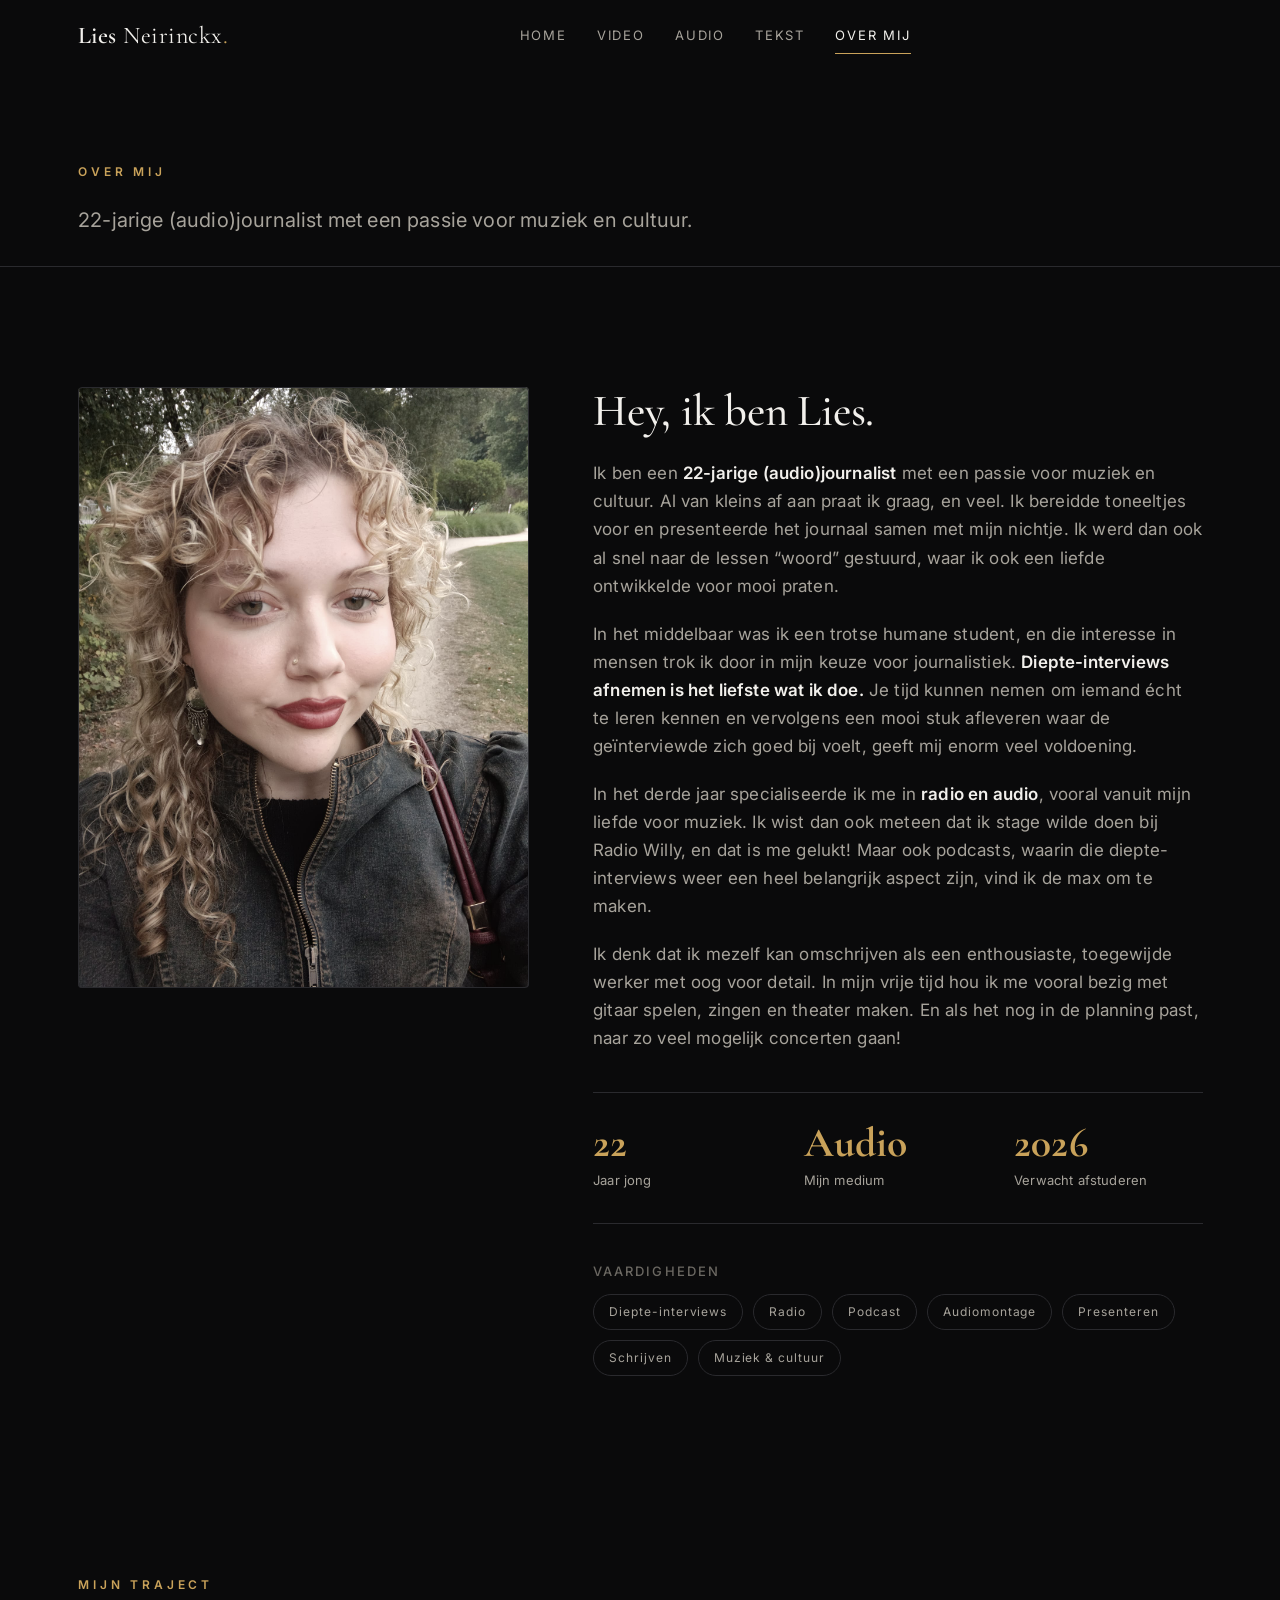
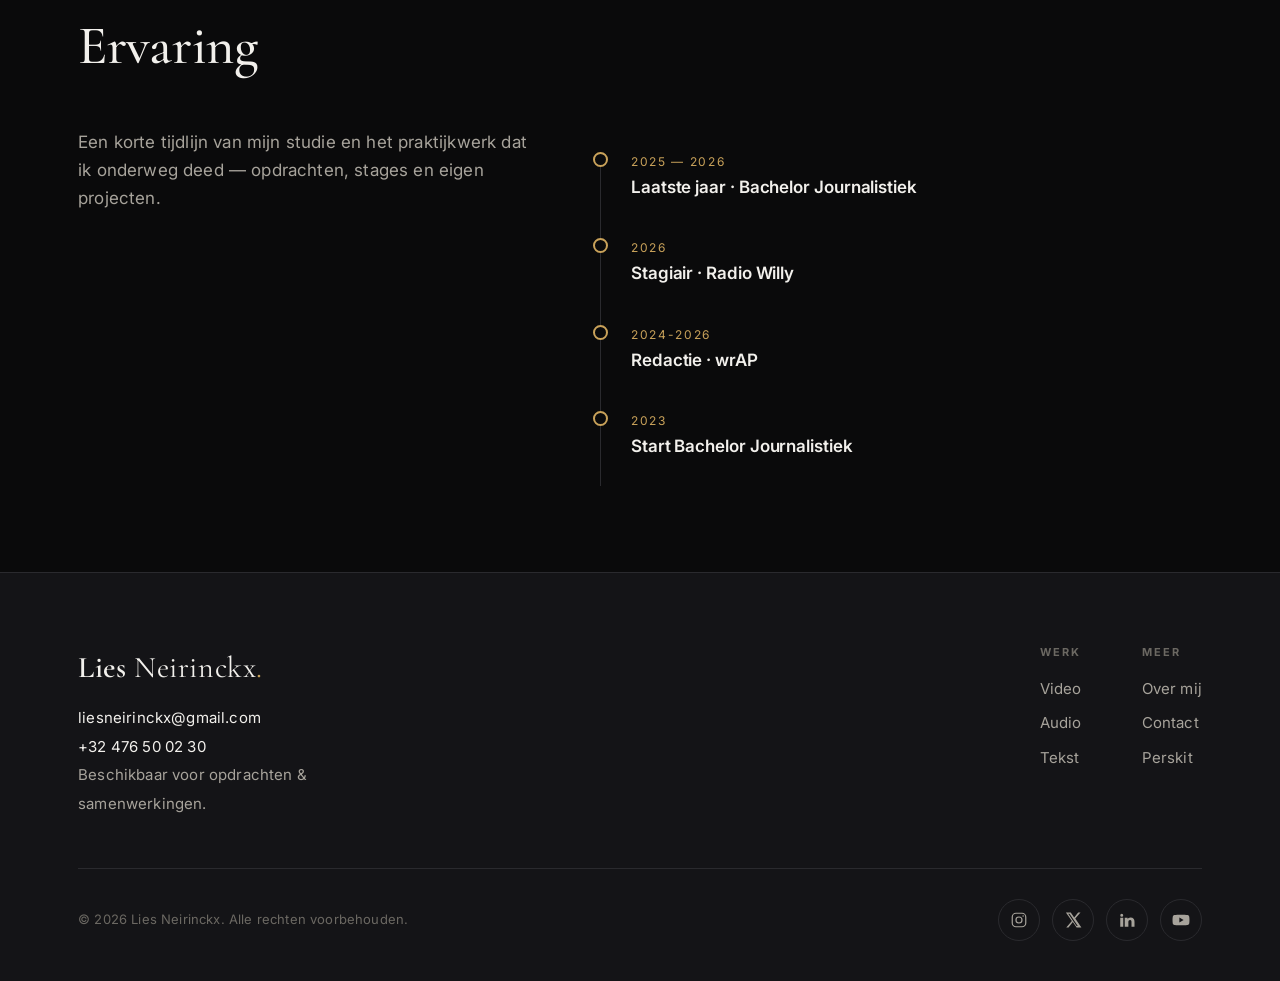
<file: about.html>
<!DOCTYPE html>
<html lang="nl">
<head>
  <meta charset="UTF-8" />
  <meta name="viewport" content="width=device-width, initial-scale=1.0" />
  <title>Over mij — Lies Neirinckx</title>
  <meta name="description" content="Over Lies Neirinckx — 22-jarige (audio)journalist met een passie voor muziek en cultuur." />
  <link rel="preconnect" href="https://fonts.googleapis.com" />
  <link rel="preconnect" href="https://fonts.gstatic.com" crossorigin />
  <link href="https://fonts.googleapis.com/css2?family=Cormorant+Garamond:wght@400;500;600&family=Inter:wght@400;500;600&display=swap" rel="stylesheet" />
  <link rel="stylesheet" href="css/style.css" />
</head>
<body>
  <header class="site-header">
    <div class="wrap">
      <a class="brand" href="index.html"><b>Lies</b> Neirinckx<span class="dot">.</span></a>
      <nav class="nav" aria-label="Hoofdnavigatie">
        <a href="index.html">Home</a>
        <a href="video.html">Video</a>
        <a href="audio.html">Audio</a>
        <a href="text.html">Tekst</a>
        <a href="about.html" class="active">Over mij</a>
      </nav>
      <div class="header-actions">
        <button class="nav-toggle" aria-label="Menu"><span></span></button>
      </div>
    </div>
  </header>

  <section class="page-hero">
    <div class="wrap">
      <p class="eyebrow reveal">Over mij</p>
      <p class="lead reveal">22-jarige (audio)journalist met een passie voor muziek en cultuur.</p>
    </div>
  </section>

  <section class="section">
    <div class="wrap">
      <div class="about-grid">
        <div class="about-portrait reveal">
          <img src="profile.jpeg" alt="Portret van Lies Neirinckx" />
        </div>

        <div class="about-bio reveal">
          <h2>Hey, ik ben Lies.</h2>
          <p>Ik ben een <strong>22-jarige (audio)journalist</strong> met een passie voor muziek en cultuur. Al van kleins af aan praat ik graag, en veel. Ik bereidde toneeltjes voor en presenteerde het journaal samen met mijn nichtje. Ik werd dan ook al snel naar de lessen &ldquo;woord&rdquo; gestuurd, waar ik ook een liefde ontwikkelde voor mooi praten.</p>
          <p>In het middelbaar was ik een trotse humane student, en die interesse in mensen trok ik door in mijn keuze voor journalistiek. <strong>Diepte-interviews afnemen is het liefste wat ik doe.</strong> Je tijd kunnen nemen om iemand écht te leren kennen en vervolgens een mooi stuk afleveren waar de geïnterviewde zich goed bij voelt, geeft mij enorm veel voldoening.</p>
          <p>In het derde jaar specialiseerde ik me in <strong>radio en audio</strong>, vooral vanuit mijn liefde voor muziek. Ik wist dan ook meteen dat ik stage wilde doen bij Radio Willy, en dat is me gelukt! Maar ook podcasts, waarin die diepte-interviews weer een heel belangrijk aspect zijn, vind ik de max om te maken.</p>
          <p>Ik denk dat ik mezelf kan omschrijven als een enthousiaste, toegewijde werker met oog voor detail. In mijn vrije tijd hou ik me vooral bezig met gitaar spelen, zingen en theater maken. En als het nog in de planning past, naar zo veel mogelijk concerten gaan!</p>

          <div class="facts">
            <div class="fact"><b>22</b><span>Jaar jong</span></div>
            <div class="fact"><b>Audio</b><span>Mijn medium</span></div>
            <div class="fact"><b>2026</b><span>Verwacht afstuderen</span></div>
          </div>

          <h4 style="font-family:'Inter',sans-serif;font-size:13px;letter-spacing:0.16em;text-transform:uppercase;color:var(--text-faint);margin-bottom:6px;">Vaardigheden</h4>
          <div class="skill-tags">
            <span>Diepte-interviews</span>
            <span>Radio</span>
            <span>Podcast</span>
            <span>Audiomontage</span>
            <span>Presenteren</span>
            <span>Schrijven</span>
            <span>Muziek &amp; cultuur</span>
          </div>
        </div>
      </div>
    </div>
  </section>

  <!-- EXPERIENCE / TIMELINE -->
  <section class="section section--tight">
    <div class="wrap">
      <div class="section-head reveal">
        <div>
          <p class="eyebrow">Mijn traject</p>
          <h2>Ervaring</h2>
        </div>
      </div>
      <div class="about-grid">
        <div class="reveal">
          <p class="muted">Een korte tijdlijn van mijn studie en het praktijkwerk dat ik onderweg deed — opdrachten, stages en eigen projecten.</p>
        </div>
        <div class="timeline reveal">
          <div class="titem">
            <span class="year">2025 — 2026</span>
            <h4>Laatste jaar · Bachelor Journalistiek</h4>
          </div>
          <div class="titem">
            <span class="year">2026</span>
            <h4>Stagiair · Radio Willy</h4>
          </div>
          <div class="titem">
            <span class="year">2024-2026</span>
            <h4>Redactie · wrAP</h4>
          </div>
          <div class="titem">
            <span class="year">2023</span>
            <h4>Start Bachelor Journalistiek</h4>
          </div>
        </div>
      </div>
    </div>
  </section>

  <footer class="site-footer">
    <div class="wrap">
      <div class="footer-grid">
        <div class="footer-brand">
          <div class="brand"><b>Lies</b> Neirinckx<span class="dot">.</span></div>
          <p class="footer-contact">
            <a href="mailto:liesneirinckx@gmail.com">liesneirinckx@gmail.com</a><br>
            <a href="tel:+32476500230">+32 476 50 02 30</a><br>
            Beschikbaar voor opdrachten &amp; samenwerkingen.
          </p>
        </div>
        <div class="footer-nav">
          <div class="footer-col">
            <h5>Werk</h5>
            <a href="video.html">Video</a>
            <a href="audio.html">Audio</a>
            <a href="text.html">Tekst</a>
          </div>
          <div class="footer-col">
            <h5>Meer</h5>
            <a href="about.html">Over mij</a>
            <a href="mailto:liesneirinckx@gmail.com">Contact</a>
            <a href="#">Perskit</a>
          </div>
        </div>
      </div>
      <div class="footer-bottom">
        <span>© <span data-year>2026</span> Lies Neirinckx. Alle rechten voorbehouden.</span>
        <div class="socials">
          <a href="#" aria-label="Instagram"><svg viewBox="0 0 24 24" fill="none" stroke="currentColor" stroke-width="1.6"><rect x="3" y="3" width="18" height="18" rx="5"/><circle cx="12" cy="12" r="4"/><circle cx="17.5" cy="6.5" r="1" fill="currentColor" stroke="none"/></svg></a>
          <a href="#" aria-label="X"><svg viewBox="0 0 24 24" fill="currentColor"><path d="M18.9 2H22l-7 8 8.2 12h-6.4l-5-7.3L6 22H3l7.5-8.6L2.5 2h6.5l4.6 6.7L18.9 2zm-2.2 18h1.7L7.4 3.8H5.6L16.7 20z"/></svg></a>
          <a href="#" aria-label="LinkedIn"><svg viewBox="0 0 24 24" fill="currentColor"><path d="M4.98 3.5a2 2 0 1 1 0 4 2 2 0 0 1 0-4zM3 9h4v12H3zM9 9h3.8v1.7h.05c.53-1 1.83-2.05 3.77-2.05C20.5 8.65 22 11 22 14.4V21h-4v-5.8c0-1.38-.02-3.16-1.93-3.16-1.94 0-2.24 1.5-2.24 3.06V21H9z"/></svg></a>
          <a href="#" aria-label="YouTube"><svg viewBox="0 0 24 24" fill="currentColor"><path d="M23 7.5a3 3 0 0 0-2.1-2.1C19 5 12 5 12 5s-7 0-8.9.4A3 3 0 0 0 1 7.5 31 31 0 0 0 .7 12 31 31 0 0 0 1 16.5a3 3 0 0 0 2.1 2.1C5 19 12 19 12 19s7 0 8.9-.4a3 3 0 0 0 2.1-2.1 31 31 0 0 0 .3-4.5 31 31 0 0 0-.3-4.5zM9.8 15.3V8.7l5.7 3.3z"/></svg></a>
        </div>
      </div>
    </div>
  </footer>

  <script src="js/main.js"></script>
</body>
</html>
</file>
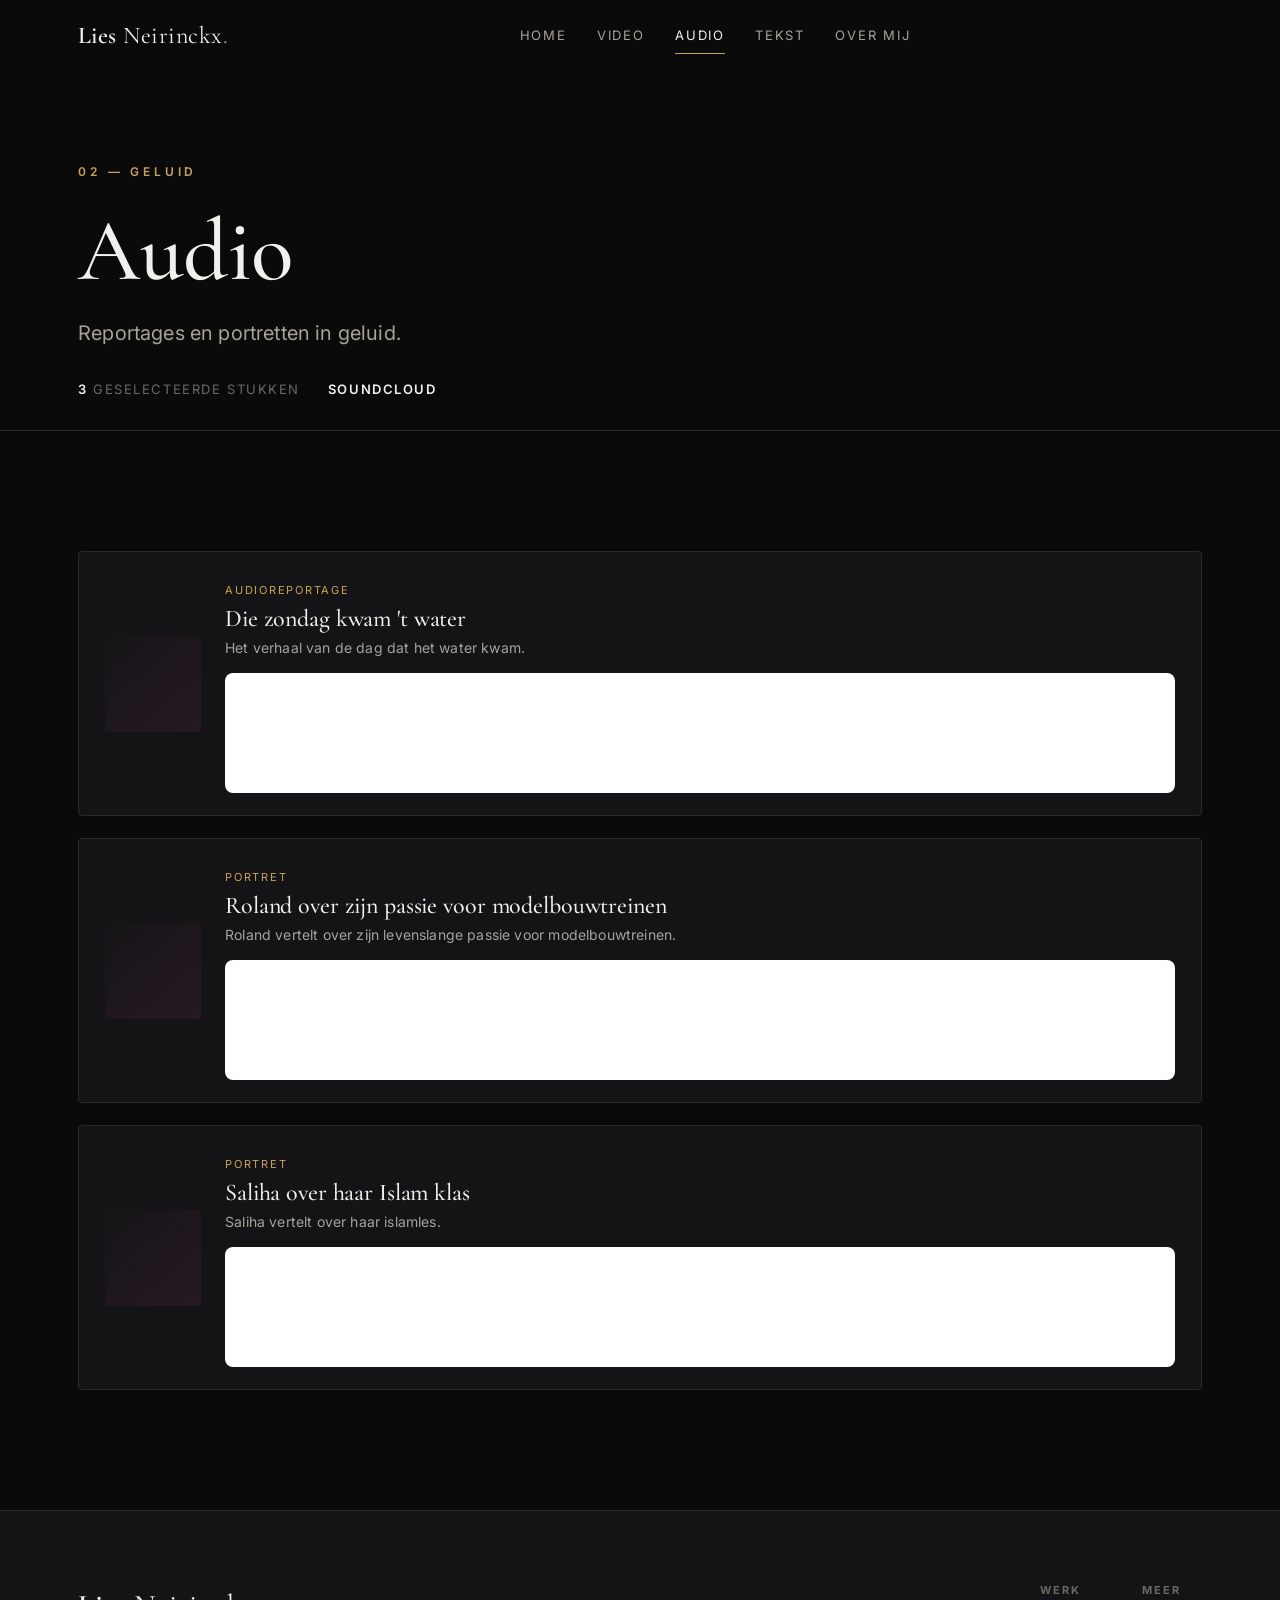
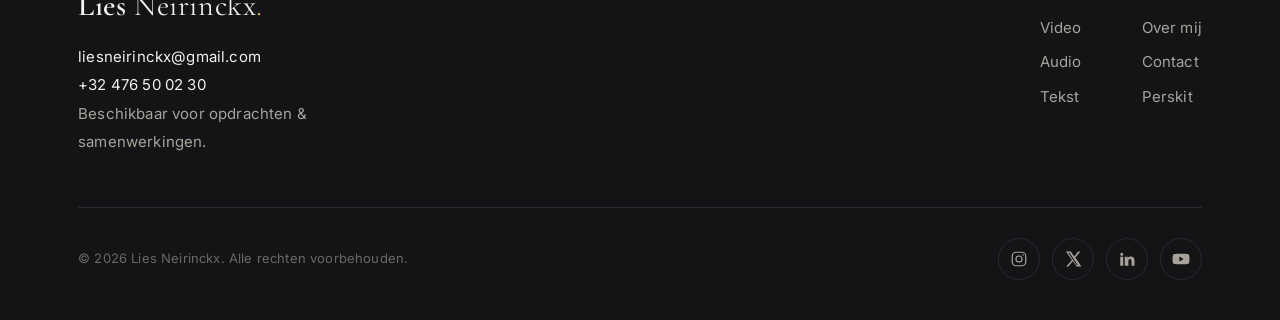
<file: audio.html>
<!DOCTYPE html>
<html lang="nl">
<head>
  <meta charset="UTF-8" />
  <meta name="viewport" content="width=device-width, initial-scale=1.0" />
  <title>Audio — Lies Neirinckx</title>
  <meta name="description" content="Podcasts, radioreportages en soundscapes van Lies Neirinckx." />
  <link rel="preconnect" href="https://fonts.googleapis.com" />
  <link rel="preconnect" href="https://fonts.gstatic.com" crossorigin />
  <link href="https://fonts.googleapis.com/css2?family=Cormorant+Garamond:wght@400;500;600&family=Inter:wght@400;500;600&display=swap" rel="stylesheet" />
  <link rel="stylesheet" href="css/style.css" />
</head>
<body>
  <header class="site-header">
    <div class="wrap">
      <a class="brand" href="index.html"><b>Lies</b> Neirinckx<span class="dot">.</span></a>
      <nav class="nav" aria-label="Hoofdnavigatie">
        <a href="index.html">Home</a>
        <a href="video.html">Video</a>
        <a href="audio.html" class="active">Audio</a>
        <a href="text.html">Tekst</a>
        <a href="about.html">Over mij</a>
      </nav>
      <div class="header-actions">
        <button class="nav-toggle" aria-label="Menu"><span></span></button>
      </div>
    </div>
  </header>

  <section class="page-hero">
    <div class="wrap">
      <p class="eyebrow reveal">02 — Geluid</p>
      <h1 class="reveal">Audio</h1>
      <p class="lead reveal">Reportages en portretten in geluid.</p>
      <div class="page-meta reveal">
        <span><b>3</b> geselecteerde stukken</span>
        <span><b>SoundCloud</b></span>
      </div>
    </div>
  </section>

  <section class="section">
    <div class="wrap">
      <div class="audio-list">
        <article class="acard reveal">
          <div class="acard__art" style="background-image:url('https://i1.sndcdn.com/artworks-ckO3ejhdnmrxQ4ll-mbaIRA-t500x500.jpg')"></div>
          <div class="acard__main">
            <span class="acard__tag">Audioreportage</span>
            <h3>Die zondag kwam 't water</h3>
            <p>Het verhaal van de dag dat het water kwam.</p>
            <iframe title="Die zondag kwam 't water" width="100%" height="120" frameborder="no" scrolling="no" allow="autoplay" loading="lazy"
              src="https://w.soundcloud.com/player/?url=https%3A//soundcloud.com/lies-neirinckx/die-zondag-kwam-t-water-1&color=%23c9a25a&auto_play=false&hide_related=true&show_comments=false&show_user=true&show_reposts=false&show_teaser=false&visual=false&show_artwork=false"></iframe>
          </div>
        </article>

        <article class="acard reveal">
          <div class="acard__art" style="background-image:url('https://i1.sndcdn.com/artworks-7HTfKQpSYNiMBAYR-uyaHtQ-t500x500.jpg')"></div>
          <div class="acard__main">
            <span class="acard__tag">Portret</span>
            <h3>Roland over zijn passie voor modelbouwtreinen</h3>
            <p>Roland vertelt over zijn levenslange passie voor modelbouwtreinen.</p>
            <iframe title="Roland over zijn passie voor modelbouwtreinen" width="100%" height="120" frameborder="no" scrolling="no" allow="autoplay" loading="lazy"
              src="https://w.soundcloud.com/player/?url=https%3A//soundcloud.com/lies-neirinckx/levenshobby_rolandneirinckx&color=%23c9a25a&auto_play=false&hide_related=true&show_comments=false&show_user=true&show_reposts=false&show_teaser=false&visual=false&show_artwork=false"></iframe>
          </div>
        </article>

        <article class="acard reveal">
          <div class="acard__art" style="background-image:url('https://i1.sndcdn.com/artworks-jTkfLE9IDnphrPeQ-lwyo8g-t500x500.jpg')"></div>
          <div class="acard__main">
            <span class="acard__tag">Portret</span>
            <h3>Saliha over haar Islam klas</h3>
            <p>Saliha vertelt over haar islamles.</p>
            <iframe title="Saliha over haar Islam klas" width="100%" height="120" frameborder="no" scrolling="no" allow="autoplay" loading="lazy"
              src="https://w.soundcloud.com/player/?url=https%3A//soundcloud.com/lies-neirinckx/saliha-over-haar-islam-klas&color=%23c9a25a&auto_play=false&hide_related=true&show_comments=false&show_user=true&show_reposts=false&show_teaser=false&visual=false&show_artwork=false"></iframe>
          </div>
        </article>
      </div>
    </div>
  </section>

  <footer class="site-footer">
    <div class="wrap">
      <div class="footer-grid">
        <div class="footer-brand">
          <div class="brand"><b>Lies</b> Neirinckx<span class="dot">.</span></div>
          <p class="footer-contact">
            <a href="mailto:liesneirinckx@gmail.com">liesneirinckx@gmail.com</a><br>
            <a href="tel:+32476500230">+32 476 50 02 30</a><br>
            Beschikbaar voor opdrachten &amp; samenwerkingen.
          </p>
        </div>
        <div class="footer-nav">
          <div class="footer-col">
            <h5>Werk</h5>
            <a href="video.html">Video</a>
            <a href="audio.html">Audio</a>
            <a href="text.html">Tekst</a>
          </div>
          <div class="footer-col">
            <h5>Meer</h5>
            <a href="about.html">Over mij</a>
            <a href="mailto:liesneirinckx@gmail.com">Contact</a>
            <a href="#">Perskit</a>
          </div>
        </div>
      </div>
      <div class="footer-bottom">
        <span>© <span data-year>2026</span> Lies Neirinckx. Alle rechten voorbehouden.</span>
        <div class="socials">
          <a href="#" aria-label="Instagram"><svg viewBox="0 0 24 24" fill="none" stroke="currentColor" stroke-width="1.6"><rect x="3" y="3" width="18" height="18" rx="5"/><circle cx="12" cy="12" r="4"/><circle cx="17.5" cy="6.5" r="1" fill="currentColor" stroke="none"/></svg></a>
          <a href="#" aria-label="X"><svg viewBox="0 0 24 24" fill="currentColor"><path d="M18.9 2H22l-7 8 8.2 12h-6.4l-5-7.3L6 22H3l7.5-8.6L2.5 2h6.5l4.6 6.7L18.9 2zm-2.2 18h1.7L7.4 3.8H5.6L16.7 20z"/></svg></a>
          <a href="#" aria-label="LinkedIn"><svg viewBox="0 0 24 24" fill="currentColor"><path d="M4.98 3.5a2 2 0 1 1 0 4 2 2 0 0 1 0-4zM3 9h4v12H3zM9 9h3.8v1.7h.05c.53-1 1.83-2.05 3.77-2.05C20.5 8.65 22 11 22 14.4V21h-4v-5.8c0-1.38-.02-3.16-1.93-3.16-1.94 0-2.24 1.5-2.24 3.06V21H9z"/></svg></a>
          <a href="#" aria-label="YouTube"><svg viewBox="0 0 24 24" fill="currentColor"><path d="M23 7.5a3 3 0 0 0-2.1-2.1C19 5 12 5 12 5s-7 0-8.9.4A3 3 0 0 0 1 7.5 31 31 0 0 0 .7 12 31 31 0 0 0 1 16.5a3 3 0 0 0 2.1 2.1C5 19 12 19 12 19s7 0 8.9-.4a3 3 0 0 0 2.1-2.1 31 31 0 0 0 .3-4.5 31 31 0 0 0-.3-4.5zM9.8 15.3V8.7l5.7 3.3z"/></svg></a>
        </div>
      </div>
    </div>
  </footer>

  <script src="js/main.js"></script>
</body>
</html>
</file>
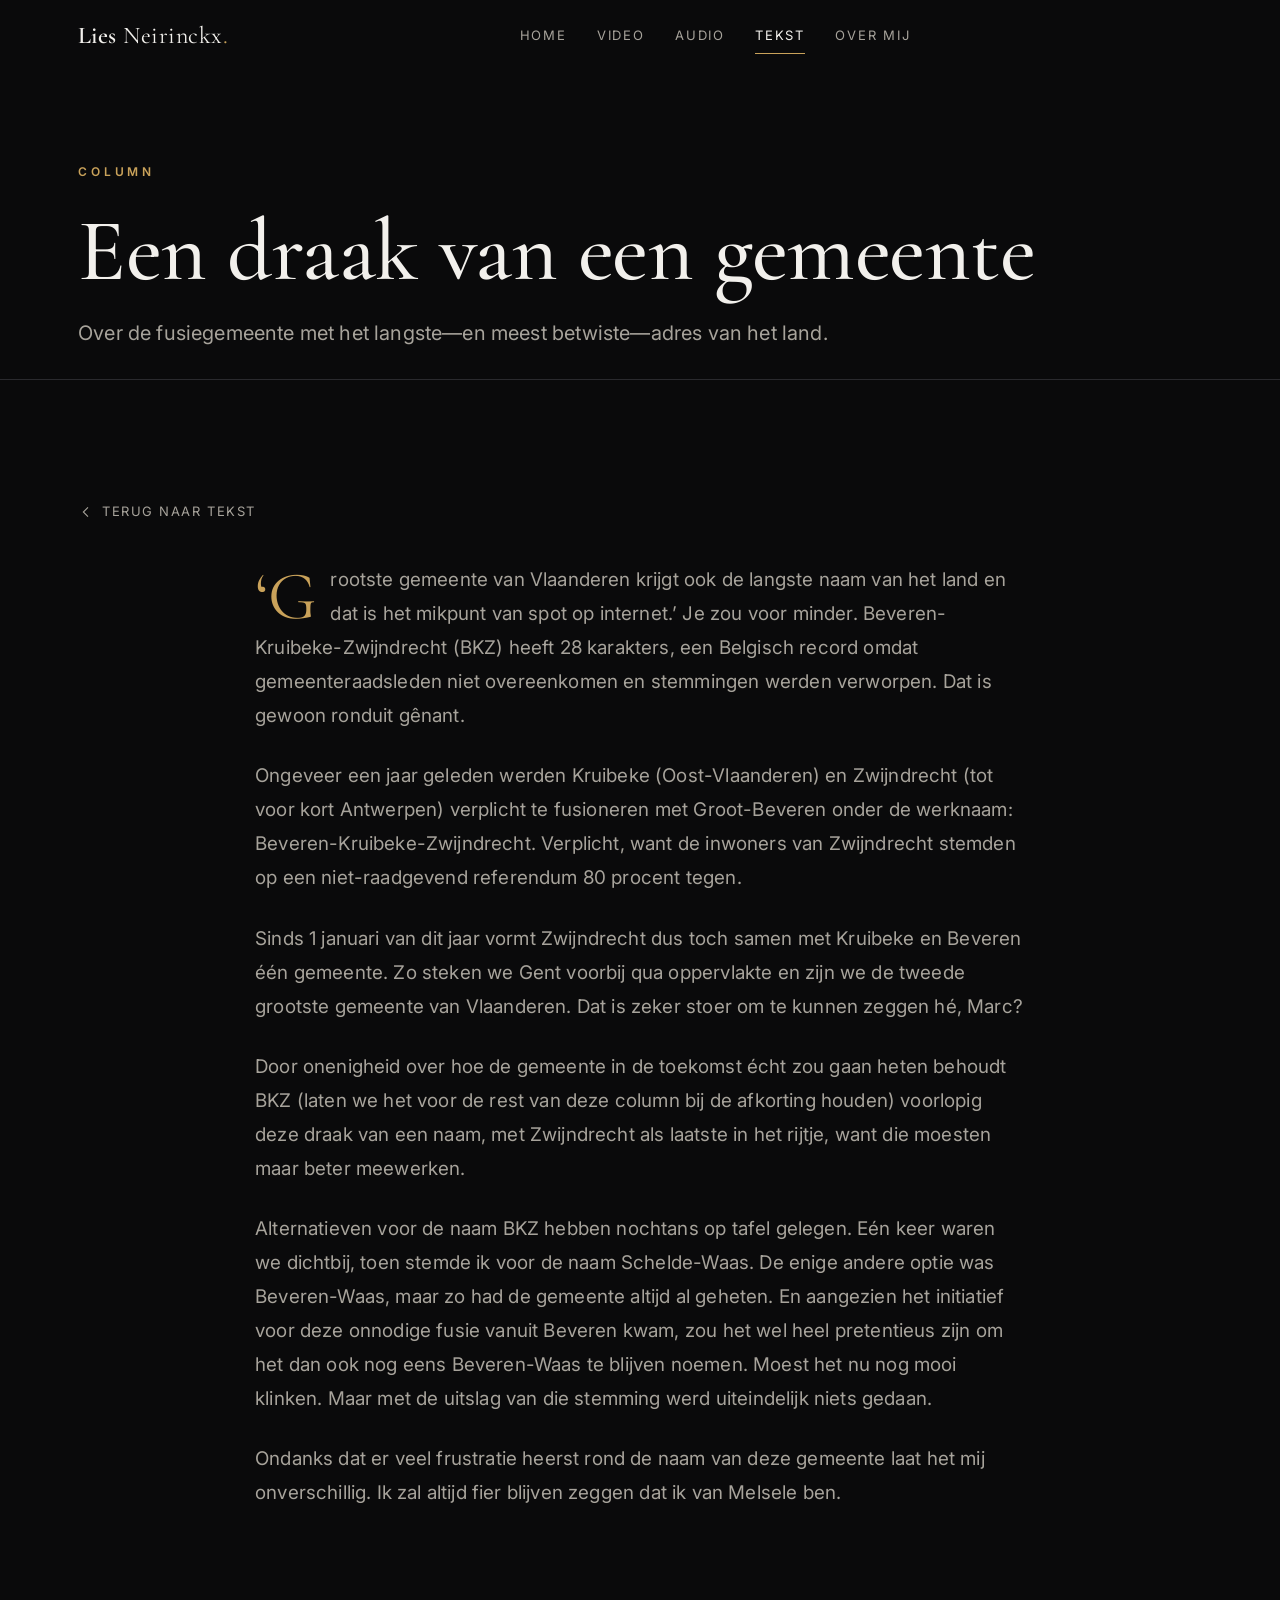
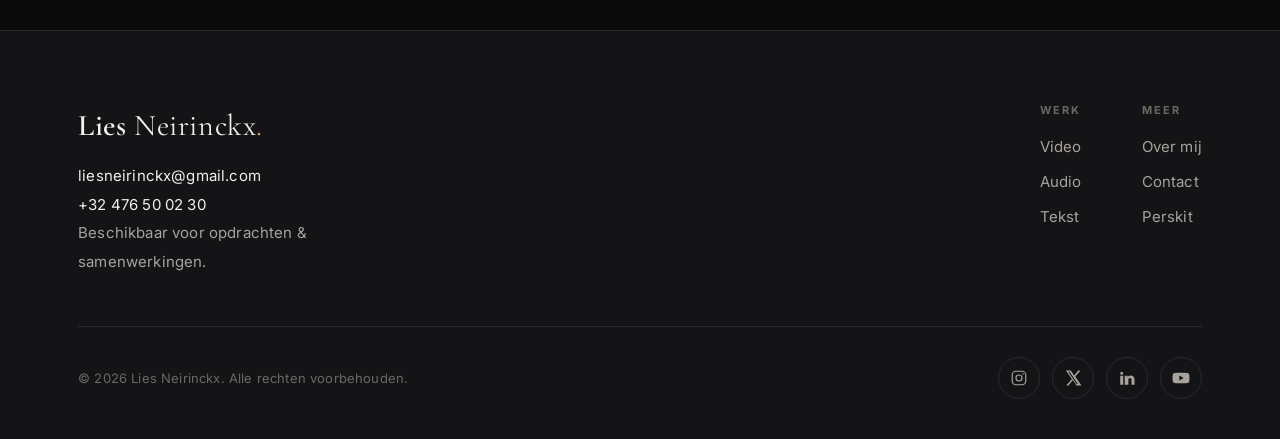
<file: column-een-draak-van-een-gemeente.html>
<!DOCTYPE html>
<html lang="nl">
<head>
  <meta charset="UTF-8" />
  <meta name="viewport" content="width=device-width, initial-scale=1.0" />
  <title>Een draak van een gemeente — Lies Neirinckx</title>
  <meta name="description" content="Column van Lies Neirinckx over de fusiegemeente Beveren-Kruibeke-Zwijndrecht en haar recordlange naam." />
  <link rel="preconnect" href="https://fonts.googleapis.com" />
  <link rel="preconnect" href="https://fonts.gstatic.com" crossorigin />
  <link href="https://fonts.googleapis.com/css2?family=Cormorant+Garamond:wght@400;500;600&family=Inter:wght@400;500;600&display=swap" rel="stylesheet" />
  <link rel="stylesheet" href="css/style.css" />
</head>
<body>
  <header class="site-header">
    <div class="wrap">
      <a class="brand" href="index.html"><b>Lies</b> Neirinckx<span class="dot">.</span></a>
      <nav class="nav" aria-label="Hoofdnavigatie">
        <a href="index.html">Home</a>
        <a href="video.html">Video</a>
        <a href="audio.html">Audio</a>
        <a href="text.html" class="active">Tekst</a>
        <a href="about.html">Over mij</a>
      </nav>
      <div class="header-actions">
        <button class="nav-toggle" aria-label="Menu"><span></span></button>
      </div>
    </div>
  </header>

  <section class="page-hero">
    <div class="wrap">
      <p class="eyebrow reveal">Column</p>
      <h1 class="reveal">Een draak van een gemeente</h1>
      <p class="lead reveal">Over de fusiegemeente met het langste—en meest betwiste—adres van het land.</p>
    </div>
  </section>

  <section class="section">
    <div class="wrap">
      <a class="back-link reveal" href="text.html">
        <svg viewBox="0 0 24 24" fill="none" stroke="currentColor" stroke-width="1.6"><path d="M15 5l-7 7 7 7"/></svg>
        Terug naar tekst
      </a>
      <article class="article reveal">
        <p>&lsquo;Grootste gemeente van Vlaanderen krijgt ook de langste naam van het land en dat is het mikpunt van spot op internet.&rsquo; Je zou voor minder. Beveren-Kruibeke-Zwijndrecht (BKZ) heeft 28 karakters, een Belgisch record omdat gemeenteraadsleden niet overeenkomen en stemmingen werden verworpen. Dat is gewoon ronduit g&ecirc;nant.</p>

        <p>Ongeveer een jaar geleden werden Kruibeke (Oost-Vlaanderen) en Zwijndrecht (tot voor kort Antwerpen) verplicht te fusioneren met Groot-Beveren onder de werknaam: Beveren-Kruibeke-Zwijndrecht. Verplicht, want de inwoners van Zwijndrecht stemden op een niet-raadgevend referendum 80 procent tegen.</p>

        <p>Sinds 1 januari van dit jaar vormt Zwijndrecht dus toch samen met Kruibeke en Beveren &eacute;&eacute;n gemeente. Zo steken we Gent voorbij qua oppervlakte en zijn we de tweede grootste gemeente van Vlaanderen. Dat is zeker stoer om te kunnen zeggen h&eacute;, Marc?</p>

        <p>Door onenigheid over hoe de gemeente in de toekomst &eacute;cht zou gaan heten behoudt BKZ (laten we het voor de rest van deze column bij de afkorting houden) voorlopig deze draak van een naam, met Zwijndrecht als laatste in het rijtje, want die moesten maar beter meewerken.</p>

        <p>Alternatieven voor de naam BKZ hebben nochtans op tafel gelegen. E&eacute;n keer waren we dichtbij, toen stemde ik voor de naam Schelde-Waas. De enige andere optie was Beveren-Waas, maar zo had de gemeente altijd al geheten. En aangezien het initiatief voor deze onnodige fusie vanuit Beveren kwam, zou het wel heel pretentieus zijn om het dan ook nog eens Beveren-Waas te blijven noemen. Moest het nu nog mooi klinken. Maar met de uitslag van die stemming werd uiteindelijk niets gedaan.</p>

        <p>Ondanks dat er veel frustratie heerst rond de naam van deze gemeente laat het mij onverschillig. Ik zal altijd fier blijven zeggen dat ik van Melsele ben.</p>
      </article>
    </div>
  </section>

  <footer class="site-footer">
    <div class="wrap">
      <div class="footer-grid">
        <div class="footer-brand">
          <div class="brand"><b>Lies</b> Neirinckx<span class="dot">.</span></div>
          <p class="footer-contact">
            <a href="mailto:liesneirinckx@gmail.com">liesneirinckx@gmail.com</a><br>
            <a href="tel:+32476500230">+32 476 50 02 30</a><br>
            Beschikbaar voor opdrachten &amp; samenwerkingen.
          </p>
        </div>
        <div class="footer-nav">
          <div class="footer-col">
            <h5>Werk</h5>
            <a href="video.html">Video</a>
            <a href="audio.html">Audio</a>
            <a href="text.html">Tekst</a>
          </div>
          <div class="footer-col">
            <h5>Meer</h5>
            <a href="about.html">Over mij</a>
            <a href="mailto:liesneirinckx@gmail.com">Contact</a>
            <a href="#">Perskit</a>
          </div>
        </div>
      </div>
      <div class="footer-bottom">
        <span>© <span data-year>2026</span> Lies Neirinckx. Alle rechten voorbehouden.</span>
        <div class="socials">
          <a href="#" aria-label="Instagram"><svg viewBox="0 0 24 24" fill="none" stroke="currentColor" stroke-width="1.6"><rect x="3" y="3" width="18" height="18" rx="5"/><circle cx="12" cy="12" r="4"/><circle cx="17.5" cy="6.5" r="1" fill="currentColor" stroke="none"/></svg></a>
          <a href="#" aria-label="X"><svg viewBox="0 0 24 24" fill="currentColor"><path d="M18.9 2H22l-7 8 8.2 12h-6.4l-5-7.3L6 22H3l7.5-8.6L2.5 2h6.5l4.6 6.7L18.9 2zm-2.2 18h1.7L7.4 3.8H5.6L16.7 20z"/></svg></a>
          <a href="#" aria-label="LinkedIn"><svg viewBox="0 0 24 24" fill="currentColor"><path d="M4.98 3.5a2 2 0 1 1 0 4 2 2 0 0 1 0-4zM3 9h4v12H3zM9 9h3.8v1.7h.05c.53-1 1.83-2.05 3.77-2.05C20.5 8.65 22 11 22 14.4V21h-4v-5.8c0-1.38-.02-3.16-1.93-3.16-1.94 0-2.24 1.5-2.24 3.06V21H9z"/></svg></a>
          <a href="#" aria-label="YouTube"><svg viewBox="0 0 24 24" fill="currentColor"><path d="M23 7.5a3 3 0 0 0-2.1-2.1C19 5 12 5 12 5s-7 0-8.9.4A3 3 0 0 0 1 7.5 31 31 0 0 0 .7 12 31 31 0 0 0 1 16.5a3 3 0 0 0 2.1 2.1C5 19 12 19 12 19s7 0 8.9-.4a3 3 0 0 0 2.1-2.1 31 31 0 0 0 .3-4.5 31 31 0 0 0-.3-4.5zM9.8 15.3V8.7l5.7 3.3z"/></svg></a>
        </div>
      </div>
    </div>
  </footer>

  <script src="js/main.js"></script>
</body>
</html>
</file>
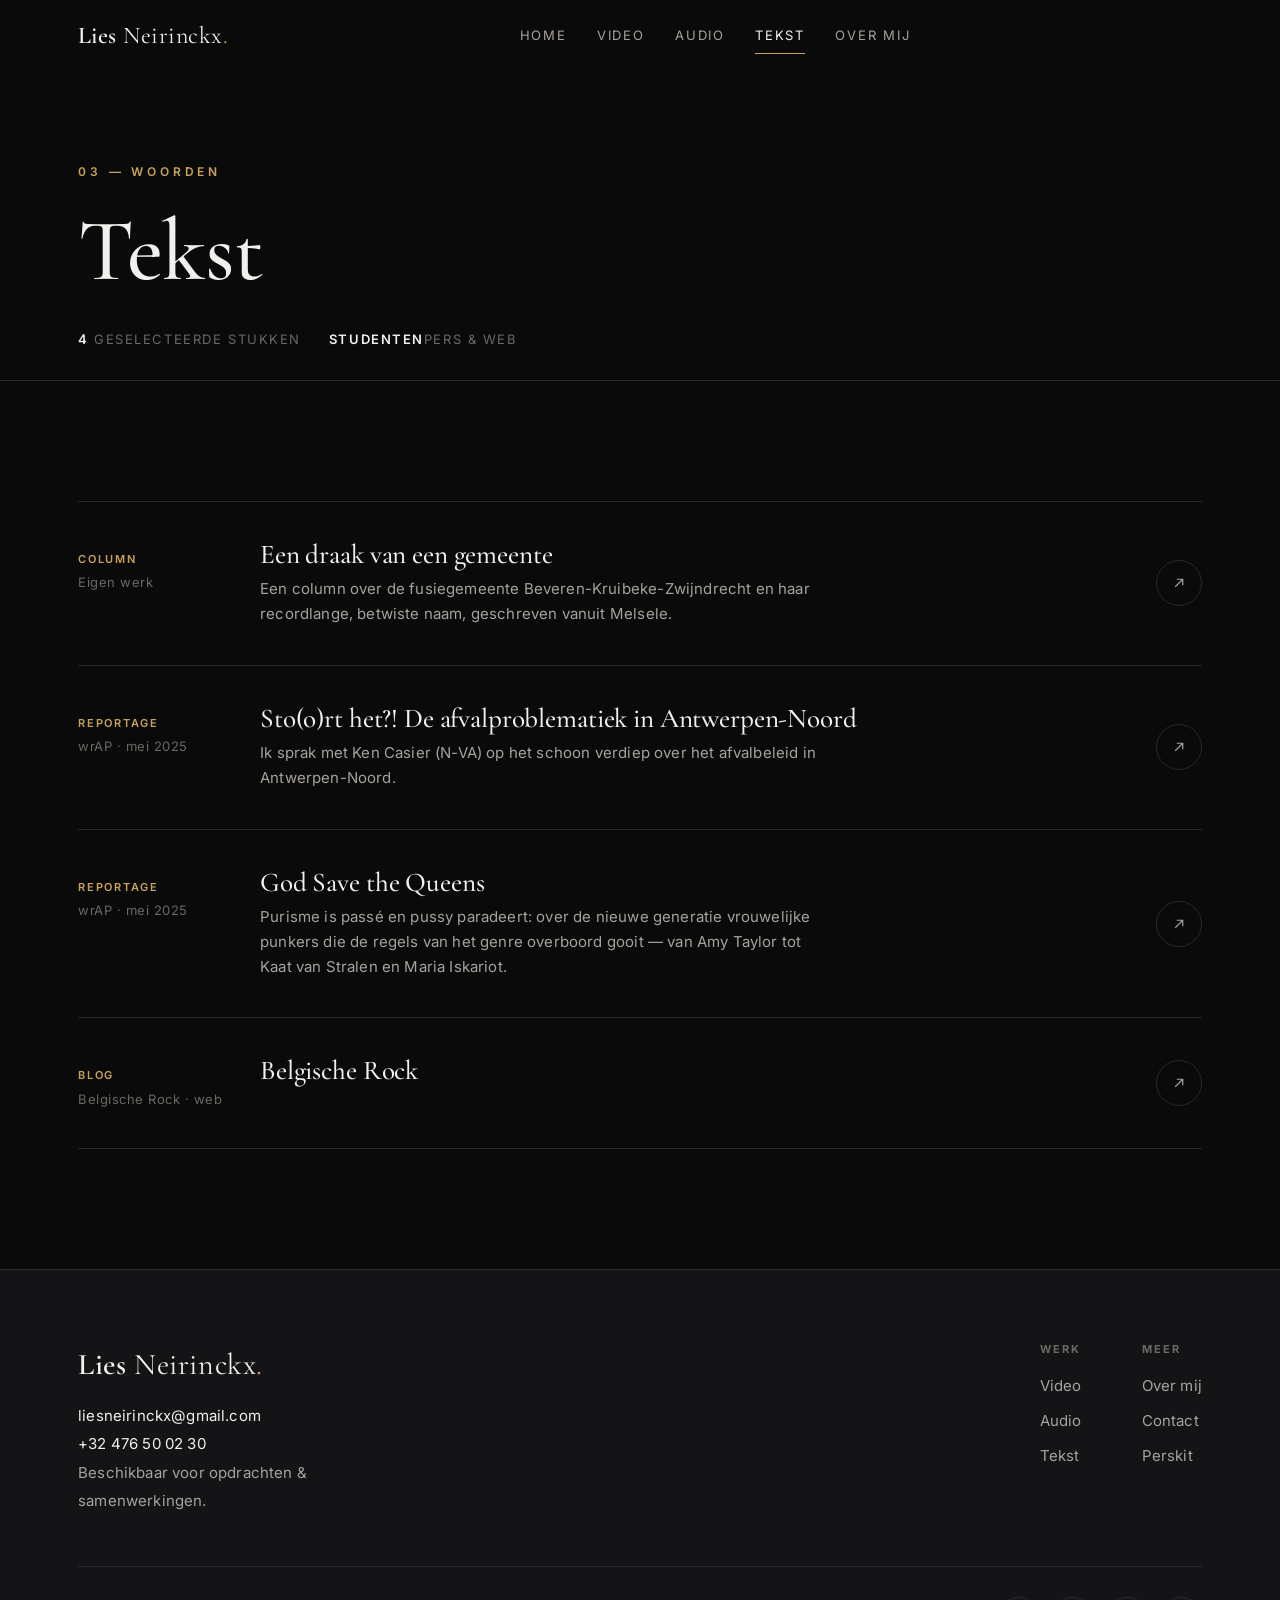
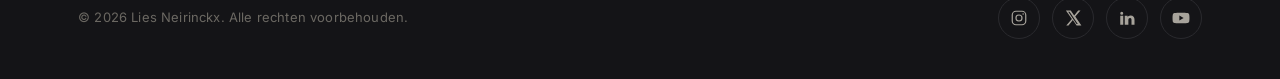
<file: text.html>
<!DOCTYPE html>
<html lang="nl">
<head>
  <meta charset="UTF-8" />
  <meta name="viewport" content="width=device-width, initial-scale=1.0" />
  <title>Tekst — Lies Neirinckx</title>
  <meta name="description" content="Longread-reportages, onderzoeken en essays van Lies Neirinckx." />
  <link rel="preconnect" href="https://fonts.googleapis.com" />
  <link rel="preconnect" href="https://fonts.gstatic.com" crossorigin />
  <link href="https://fonts.googleapis.com/css2?family=Cormorant+Garamond:wght@400;500;600&family=Inter:wght@400;500;600&display=swap" rel="stylesheet" />
  <link rel="stylesheet" href="css/style.css" />
</head>
<body>
  <header class="site-header">
    <div class="wrap">
      <a class="brand" href="index.html"><b>Lies</b> Neirinckx<span class="dot">.</span></a>
      <nav class="nav" aria-label="Hoofdnavigatie">
        <a href="index.html">Home</a>
        <a href="video.html">Video</a>
        <a href="audio.html">Audio</a>
        <a href="text.html" class="active">Tekst</a>
        <a href="about.html">Over mij</a>
      </nav>
      <div class="header-actions">
        <button class="nav-toggle" aria-label="Menu"><span></span></button>
      </div>
    </div>
  </header>

  <section class="page-hero">
    <div class="wrap">
      <p class="eyebrow reveal">03 — Woorden</p>
      <h1 class="reveal">Tekst</h1>
      <div class="page-meta reveal">
        <span><b>4</b> geselecteerde stukken</span>
        <span><b>Studenten</b>pers &amp; web</span>
      </div>
    </div>
  </section>

  <section class="section">
    <div class="wrap">
      <div class="writing-list reveal">
        <a class="warticle" href="column-een-draak-van-een-gemeente.html">
          <div class="warticle__meta"><b>Column</b>Eigen werk</div>
          <div class="warticle__main">
            <h3>Een draak van een gemeente</h3>
            <p>Een column over de fusiegemeente Beveren-Kruibeke-Zwijndrecht en haar recordlange, betwiste naam, geschreven vanuit Melsele.</p>
          </div>
          <span class="warticle__go"><svg viewBox="0 0 24 24" fill="none" stroke="currentColor" stroke-width="1.6"><path d="M7 17L17 7M9 7h8v8"/></svg></span>
        </a>

        <a class="warticle" href="https://wrap.apstudent.be/2025/05/27/stoort-het-de-afvalproblematiek-in-antwerpen-noord/" target="_blank" rel="noopener">
          <div class="warticle__meta"><b>Reportage</b>wrAP · mei 2025</div>
          <div class="warticle__main">
            <h3>Sto(o)rt het?! De afvalproblematiek in Antwerpen-Noord</h3>
            <p>Ik sprak met Ken Casier (N-VA) op het schoon verdiep over het afvalbeleid in Antwerpen-Noord.</p>
          </div>
          <span class="warticle__go"><svg viewBox="0 0 24 24" fill="none" stroke="currentColor" stroke-width="1.6"><path d="M7 17L17 7M9 7h8v8"/></svg></span>
        </a>

        <a class="warticle" href="https://wrap.apstudent.be/2025/05/17/god-save-the-queens/" target="_blank" rel="noopener">
          <div class="warticle__meta"><b>Reportage</b>wrAP · mei 2025</div>
          <div class="warticle__main">
            <h3>God Save the Queens</h3>
            <p>Purisme is passé en pussy paradeert: over de nieuwe generatie vrouwelijke punkers die de regels van het genre overboord gooit — van Amy Taylor tot Kaat van Stralen en Maria Iskariot.</p>
          </div>
          <span class="warticle__go"><svg viewBox="0 0 24 24" fill="none" stroke="currentColor" stroke-width="1.6"><path d="M7 17L17 7M9 7h8v8"/></svg></span>
        </a>

        <a class="warticle" href="https://belgischemuziek1.wordpress.com/" target="_blank" rel="noopener">
          <div class="warticle__meta"><b>Blog</b>Belgische Rock · web</div>
          <div class="warticle__main">
            <h3>Belgische Rock</h3>
          </div>
          <span class="warticle__go"><svg viewBox="0 0 24 24" fill="none" stroke="currentColor" stroke-width="1.6"><path d="M7 17L17 7M9 7h8v8"/></svg></span>
        </a>
      </div>
    </div>
  </section>

  <footer class="site-footer">
    <div class="wrap">
      <div class="footer-grid">
        <div class="footer-brand">
          <div class="brand"><b>Lies</b> Neirinckx<span class="dot">.</span></div>
          <p class="footer-contact">
            <a href="mailto:liesneirinckx@gmail.com">liesneirinckx@gmail.com</a><br>
            <a href="tel:+32476500230">+32 476 50 02 30</a><br>
            Beschikbaar voor opdrachten &amp; samenwerkingen.
          </p>
        </div>
        <div class="footer-nav">
          <div class="footer-col">
            <h5>Werk</h5>
            <a href="video.html">Video</a>
            <a href="audio.html">Audio</a>
            <a href="text.html">Tekst</a>
          </div>
          <div class="footer-col">
            <h5>Meer</h5>
            <a href="about.html">Over mij</a>
            <a href="mailto:liesneirinckx@gmail.com">Contact</a>
            <a href="#">Perskit</a>
          </div>
        </div>
      </div>
      <div class="footer-bottom">
        <span>© <span data-year>2026</span> Lies Neirinckx. Alle rechten voorbehouden.</span>
        <div class="socials">
          <a href="#" aria-label="Instagram"><svg viewBox="0 0 24 24" fill="none" stroke="currentColor" stroke-width="1.6"><rect x="3" y="3" width="18" height="18" rx="5"/><circle cx="12" cy="12" r="4"/><circle cx="17.5" cy="6.5" r="1" fill="currentColor" stroke="none"/></svg></a>
          <a href="#" aria-label="X"><svg viewBox="0 0 24 24" fill="currentColor"><path d="M18.9 2H22l-7 8 8.2 12h-6.4l-5-7.3L6 22H3l7.5-8.6L2.5 2h6.5l4.6 6.7L18.9 2zm-2.2 18h1.7L7.4 3.8H5.6L16.7 20z"/></svg></a>
          <a href="#" aria-label="LinkedIn"><svg viewBox="0 0 24 24" fill="currentColor"><path d="M4.98 3.5a2 2 0 1 1 0 4 2 2 0 0 1 0-4zM3 9h4v12H3zM9 9h3.8v1.7h.05c.53-1 1.83-2.05 3.77-2.05C20.5 8.65 22 11 22 14.4V21h-4v-5.8c0-1.38-.02-3.16-1.93-3.16-1.94 0-2.24 1.5-2.24 3.06V21H9z"/></svg></a>
          <a href="#" aria-label="YouTube"><svg viewBox="0 0 24 24" fill="currentColor"><path d="M23 7.5a3 3 0 0 0-2.1-2.1C19 5 12 5 12 5s-7 0-8.9.4A3 3 0 0 0 1 7.5 31 31 0 0 0 .7 12 31 31 0 0 0 1 16.5a3 3 0 0 0 2.1 2.1C5 19 12 19 12 19s7 0 8.9-.4a3 3 0 0 0 2.1-2.1 31 31 0 0 0 .3-4.5 31 31 0 0 0-.3-4.5zM9.8 15.3V8.7l5.7 3.3z"/></svg></a>
        </div>
      </div>
    </div>
  </footer>

  <script src="js/main.js"></script>
</body>
</html>
</file>
<file: css/style.css>
/* ============================================================
   Portfolio — Dark / Cinematic
   Shared stylesheet for all pages
   ============================================================ */

/* ---------- Theme tokens ---------- */
:root {
  --bg: #0a0a0b;
  --bg-elev: #141417;
  --bg-elev-2: #1c1c20;
  --text: #f2f0ec;
  --text-dim: #a7a39b;
  --text-faint: #6b6862;
  --border: #2a2a2e;
  --accent: #c9a25a;        /* warm gold */
  --accent-soft: rgba(201, 162, 90, 0.18);
  --on-accent: #0a0a0b;     /* text/icons on accent backgrounds */
  --overlay: rgba(5, 5, 6, 0.62);
  --shadow: 0 20px 60px rgba(0, 0, 0, 0.55);
  --maxw: 1180px;
  --radius: 4px;
  --ease: cubic-bezier(0.22, 1, 0.36, 1);
  --header-h: 72px;
  color-scheme: dark;
}

/* ---------- Reset ---------- */
*,
*::before,
*::after { box-sizing: border-box; margin: 0; padding: 0; }

html { scroll-behavior: smooth; -webkit-text-size-adjust: 100%; }

body {
  background: var(--bg);
  color: var(--text);
  font-family: "Inter", -apple-system, BlinkMacSystemFont, "Segoe UI", Roboto, Helvetica, Arial, sans-serif;
  font-size: 17px;
  line-height: 1.65;
  letter-spacing: 0.01em;
  -webkit-font-smoothing: antialiased;
  text-rendering: optimizeLegibility;
  transition: background 0.5s var(--ease), color 0.5s var(--ease);
  overflow-x: hidden;
}

h1, h2, h3, h4 {
  font-family: "Cormorant Garamond", Georgia, "Times New Roman", serif;
  font-weight: 500;
  line-height: 1.08;
  letter-spacing: -0.005em;
}

a { color: inherit; text-decoration: none; }

img { display: block; max-width: 100%; }

::selection { background: var(--accent); color: var(--on-accent); }

/* ---------- Layout helpers ---------- */
.wrap {
  width: 100%;
  max-width: var(--maxw);
  margin: 0 auto;
  padding: 0 28px;
}

.section { padding: 120px 0; }
.section--tight { padding: 80px 0; }

.eyebrow {
  font-family: "Inter", sans-serif;
  font-size: 12px;
  font-weight: 600;
  letter-spacing: 0.32em;
  text-transform: uppercase;
  color: var(--accent);
  margin-bottom: 22px;
}

.lead {
  font-size: 21px;
  line-height: 1.6;
  color: var(--text-dim);
  max-width: 60ch;
}

.muted { color: var(--text-dim); }

/* ---------- Reveal on scroll ---------- */
.reveal {
  opacity: 0;
  transform: translateY(26px);
  transition: opacity 0.9s var(--ease), transform 0.9s var(--ease);
  will-change: opacity, transform;
}
.reveal.is-visible { opacity: 1; transform: none; }

@media (prefers-reduced-motion: reduce) {
  .reveal { opacity: 1; transform: none; transition: none; }
  html { scroll-behavior: auto; }
}

/* ============================================================
   Header / Navigation
   ============================================================ */
.site-header {
  position: fixed;
  top: 0; left: 0; right: 0;
  height: var(--header-h);
  display: flex;
  align-items: center;
  z-index: 100;
  transition: background 0.4s var(--ease), border-color 0.4s var(--ease);
  border-bottom: 1px solid transparent;
}
.site-header.is-scrolled {
  background: color-mix(in srgb, var(--bg) 82%, transparent);
  backdrop-filter: saturate(140%) blur(14px);
  -webkit-backdrop-filter: saturate(140%) blur(14px);
  border-bottom-color: var(--border);
}
.site-header .wrap {
  display: flex;
  align-items: center;
  justify-content: space-between;
  gap: 24px;
}
.brand {
  font-family: "Cormorant Garamond", serif;
  font-size: 24px;
  letter-spacing: 0.02em;
  white-space: nowrap;
}
.brand b { font-weight: 600; }
.brand .dot { color: var(--accent); }

.nav {
  display: flex;
  align-items: center;
  gap: 30px;
}
.nav a {
  font-size: 13px;
  letter-spacing: 0.14em;
  text-transform: uppercase;
  color: var(--text-dim);
  position: relative;
  padding: 6px 0;
  transition: color 0.3s var(--ease);
}
.nav a::after {
  content: "";
  position: absolute;
  left: 0; bottom: -2px;
  width: 0; height: 1px;
  background: var(--accent);
  transition: width 0.35s var(--ease);
}
.nav a:hover { color: var(--text); }
.nav a:hover::after,
.nav a.active::after { width: 100%; }
.nav a.active { color: var(--text); }

.header-actions { display: flex; align-items: center; gap: 14px; }

/* Mobile nav */
.nav-toggle {
  display: none;
  width: 40px; height: 40px;
  background: transparent;
  border: 1px solid var(--border);
  border-radius: var(--radius);
  cursor: pointer;
  color: var(--text);
}
.nav-toggle span,
.nav-toggle span::before,
.nav-toggle span::after {
  content: "";
  display: block;
  width: 18px; height: 1.5px;
  background: currentColor;
  margin: 0 auto;
  position: relative;
  transition: transform 0.3s var(--ease), opacity 0.3s var(--ease);
}
.nav-toggle span::before { position: absolute; top: -6px; }
.nav-toggle span::after { position: absolute; top: 6px; }

/* ============================================================
   Buttons
   ============================================================ */
.btn {
  display: inline-flex;
  align-items: center;
  gap: 10px;
  font-size: 13px;
  letter-spacing: 0.14em;
  text-transform: uppercase;
  padding: 14px 26px;
  border-radius: var(--radius);
  border: 1px solid var(--accent);
  color: var(--accent);
  background: transparent;
  cursor: pointer;
  transition: background 0.35s var(--ease), color 0.35s var(--ease), transform 0.2s var(--ease);
}
.btn:hover { background: var(--accent); color: var(--on-accent); }
.btn:active { transform: translateY(1px); }
.btn--solid { background: var(--accent); color: var(--on-accent); }
.btn--solid:hover { background: transparent; color: var(--accent); }
.btn .arrow { transition: transform 0.3s var(--ease); }
.btn:hover .arrow { transform: translateX(4px); }

/* ============================================================
   Hero (landing)
   ============================================================ */
.hero {
  position: relative;
  min-height: 100vh;
  display: flex;
  align-items: center;
  overflow: hidden;
}
.hero__bg {
  position: absolute;
  inset: 0;
  background-image: url("../jas-min-hYaAxItJGoM-unsplash.jpg");
  background-size: cover;
  background-position: center;
  transform: scale(1.05);
  filter: grayscale(0.45) brightness(0.4) contrast(1.05);
}
.hero__bg::after {
  content: "";
  position: absolute;
  inset: 0;
  background:
    linear-gradient(to top, var(--bg) 4%, transparent 55%),
    linear-gradient(to right, var(--overlay), rgba(5,5,6,0.25));
}
.hero__inner { position: relative; z-index: 2; padding-top: var(--header-h); }
.hero h1 {
  font-size: clamp(3.2rem, 11vw, 8.5rem);
  letter-spacing: -0.02em;
  margin: 8px 0 18px;
}
.hero h1 .line { display: block; overflow: hidden; }
.hero p { max-width: 50ch; font-size: 20px; color: var(--text-dim); }
.hero__cta { margin-top: 38px; display: flex; gap: 16px; flex-wrap: wrap; }

.scroll-hint {
  position: absolute;
  bottom: 30px; left: 50%;
  transform: translateX(-50%);
  z-index: 2;
  font-size: 11px;
  letter-spacing: 0.25em;
  text-transform: uppercase;
  color: var(--text-faint);
  display: flex;
  flex-direction: column;
  align-items: center;
  gap: 10px;
}
.scroll-hint::after {
  content: "";
  width: 1px; height: 46px;
  background: linear-gradient(var(--accent), transparent);
  animation: scroll-line 2.2s var(--ease) infinite;
}
@keyframes scroll-line {
  0% { transform: scaleY(0); transform-origin: top; }
  45% { transform: scaleY(1); transform-origin: top; }
  55% { transform: scaleY(1); transform-origin: bottom; }
  100% { transform: scaleY(0); transform-origin: bottom; }
}

/* ============================================================
   Page hero (interior pages)
   ============================================================ */
.page-hero {
  padding: calc(var(--header-h) + 90px) 0 30px;
  border-bottom: 1px solid var(--border);
}
.page-hero h1 {
  font-size: clamp(2.6rem, 7vw, 5.5rem);
  margin: 10px 0 18px;
}
.page-hero .lead { font-size: 20px; }
.page-meta {
  display: flex;
  gap: 28px;
  flex-wrap: wrap;
  margin-top: 30px;
  font-size: 13px;
  letter-spacing: 0.12em;
  text-transform: uppercase;
  color: var(--text-faint);
}
.page-meta b { color: var(--text); font-weight: 600; }

/* ============================================================
   Section heading block
   ============================================================ */
.section-head {
  display: flex;
  align-items: flex-end;
  justify-content: space-between;
  gap: 24px;
  margin-bottom: 52px;
}
.section-head h2 { font-size: clamp(2rem, 5vw, 3.4rem); }
.section-head .link {
  font-size: 13px;
  letter-spacing: 0.14em;
  text-transform: uppercase;
  color: var(--accent);
  white-space: nowrap;
  display: inline-flex;
  gap: 8px;
}
.section-head .link .arrow { transition: transform 0.3s var(--ease); }
.section-head .link:hover .arrow { transform: translateX(4px); }

/* ============================================================
   Discipline cards (landing)
   ============================================================ */
.disciplines { display: grid; grid-template-columns: repeat(3, 1fr); gap: 22px; }
.dcard {
  position: relative;
  display: flex;
  flex-direction: column;
  align-items: flex-start;
  min-height: 320px;
  padding: 34px 32px 30px;
  border-radius: var(--radius);
  border: 1px solid var(--border);
  background: var(--bg-elev);
  overflow: hidden;
  transition: transform 0.4s var(--ease), border-color 0.4s var(--ease), background 0.4s var(--ease);
}
.dcard:hover { transform: translateY(-6px); border-color: var(--accent); background: var(--bg-elev-2); }
/* large faint watermark number */
.dcard__num::before {
  content: attr(data-index);
  position: absolute;
  top: 18px; right: 26px;
  font-family: "Cormorant Garamond", serif;
  font-size: 5.5rem;
  line-height: 1;
  color: var(--text);
  opacity: 0.06;
  pointer-events: none;
}
.dcard__icon {
  width: 58px; height: 58px;
  display: grid; place-items: center;
  border-radius: 16px;
  border: 1px solid var(--border);
  background: var(--bg);
  color: var(--accent);
  margin-bottom: 26px;
  transition: background 0.4s var(--ease), color 0.4s var(--ease), border-color 0.4s var(--ease), transform 0.4s var(--ease);
}
.dcard__icon svg { width: 28px; height: 28px; }
.dcard:hover .dcard__icon { background: var(--accent); color: var(--on-accent); border-color: var(--accent); transform: scale(1.06); }
.dcard__num {
  font-size: 12px; letter-spacing: 0.2em; text-transform: uppercase; color: var(--accent);
}
.dcard h3 { font-size: 1.75rem; color: var(--text); margin-top: 8px; align-self: stretch; }
.dcard p { color: var(--text-dim); font-size: 15px; line-height: 1.55; margin-top: 10px; align-self: stretch; }
.dcard .go {
  margin-top: auto; padding-top: 24px;
  font-size: 12px; letter-spacing: 0.16em; text-transform: uppercase;
  color: var(--accent); display: inline-flex; gap: 8px; align-items: center;
}
.dcard .go .arrow { transition: transform 0.3s var(--ease); }
.dcard:hover .go .arrow { transform: translateX(5px); }

/* ============================================================
   Photography — masonry grid
   ============================================================ */
.gallery {
  columns: 3;
  column-gap: 18px;
}
.gallery figure {
  break-inside: avoid;
  margin-bottom: 18px;
  position: relative;
  overflow: hidden;
  border-radius: var(--radius);
  cursor: zoom-in;
  background: var(--bg-elev);
}
.gallery img {
  width: 100%;
  transition: transform 0.9s var(--ease), filter 0.6s var(--ease);
  filter: grayscale(0.2);
}
.gallery figure:hover img { transform: scale(1.05); filter: grayscale(0); }
.gallery figcaption {
  position: absolute;
  left: 0; right: 0; bottom: 0;
  padding: 38px 18px 16px;
  font-size: 13px;
  color: #fff;
  background: linear-gradient(to top, rgba(5,5,6,0.9), transparent);
  opacity: 0;
  transform: translateY(8px);
  transition: opacity 0.4s var(--ease), transform 0.4s var(--ease);
}
.gallery figure:hover figcaption { opacity: 1; transform: none; }
.gallery figcaption span { display: block; color: var(--accent); font-size: 11px; letter-spacing: 0.14em; text-transform: uppercase; margin-bottom: 2px; }

/* Filter chips */
.filters {
  display: flex;
  flex-wrap: wrap;
  gap: 10px;
  margin-bottom: 40px;
}
.chip {
  font-size: 12px; letter-spacing: 0.12em; text-transform: uppercase;
  padding: 9px 18px;
  border: 1px solid var(--border);
  border-radius: 100px;
  background: transparent;
  color: var(--text-dim);
  cursor: pointer;
  transition: all 0.3s var(--ease);
}
.chip:hover { color: var(--text); border-color: var(--text-dim); }
.chip.active { background: var(--accent); border-color: var(--accent); color: var(--on-accent); }

/* ============================================================
   Lightbox
   ============================================================ */
.lightbox {
  position: fixed; inset: 0;
  z-index: 200;
  display: flex;
  align-items: center;
  justify-content: center;
  padding: 5vh 5vw;
  background: rgba(4,4,5,0.94);
  backdrop-filter: blur(6px);
  opacity: 0;
  visibility: hidden;
  transition: opacity 0.4s var(--ease), visibility 0.4s var(--ease);
}
.lightbox.open { opacity: 1; visibility: visible; }
.lightbox__media {
  max-width: 100%;
  max-height: 90vh;
  position: relative;
  transform: scale(0.96);
  transition: transform 0.45s var(--ease);
}
.lightbox.open .lightbox__media { transform: scale(1); }
.lightbox__media img {
  max-height: 90vh;
  width: auto;
  border-radius: var(--radius);
  box-shadow: var(--shadow);
}
.lightbox__media iframe {
  width: min(90vw, 1100px);
  aspect-ratio: 16/9;
  height: auto;
  border: 0;
  border-radius: var(--radius);
}
.lightbox__media iframe.is-portrait {
  width: auto;
  height: min(86vh, 880px);
  aspect-ratio: 9/16;
  background: #000;
}
.lightbox__cap {
  text-align: center;
  margin-top: 16px;
  font-size: 14px;
  color: var(--text-dim);
}
.lightbox__cap span { color: var(--accent); }
.lb-btn {
  position: absolute;
  background: rgba(255,255,255,0.06);
  border: 1px solid rgba(255,255,255,0.16);
  color: #fff;
  width: 50px; height: 50px;
  border-radius: 50%;
  cursor: pointer;
  display: grid; place-items: center;
  transition: background 0.3s var(--ease);
  z-index: 2;
}
.lb-btn:hover { background: var(--accent); color: var(--on-accent); border-color: var(--accent); }
.lb-close { top: 22px; right: 22px; }
.lb-prev { left: 22px; top: 50%; transform: translateY(-50%); }
.lb-next { right: 22px; top: 50%; transform: translateY(-50%); }
.lb-btn svg { width: 20px; height: 20px; }

/* ============================================================
   Video grid
   ============================================================ */
.video-grid {
  display: grid;
  grid-template-columns: repeat(auto-fit, minmax(300px, 460px));
  justify-content: center;
  gap: 26px;
}
.vcard {
  cursor: pointer;
  border-radius: var(--radius);
  overflow: hidden;
  border: 1px solid var(--border);
  background: var(--bg-elev);
  transition: border-color 0.4s var(--ease), transform 0.4s var(--ease);
}
.vcard:hover { border-color: var(--accent); transform: translateY(-4px); }
.vcard__thumb {
  position: relative;
  aspect-ratio: 16/9;
  overflow: hidden;
}
.vcard__thumb img { width: 100%; height: 100%; object-fit: cover; filter: grayscale(0.25) brightness(0.78); transition: transform 0.9s var(--ease), filter 0.5s var(--ease); }
.vcard:hover .vcard__thumb img { transform: scale(1.06); filter: grayscale(0) brightness(0.85); }
.vcard__play {
  position: absolute; inset: 0;
  display: grid; place-items: center;
}
.vcard__play span {
  width: 70px; height: 70px;
  border-radius: 50%;
  background: rgba(10,10,11,0.5);
  border: 1px solid rgba(255,255,255,0.4);
  display: grid; place-items: center;
  transition: background 0.3s var(--ease), transform 0.3s var(--ease);
}
.vcard:hover .vcard__play span { background: var(--accent); transform: scale(1.08); }
.vcard__play svg { width: 24px; height: 24px; fill: #fff; margin-left: 3px; }
.vcard:hover .vcard__play svg { fill: var(--on-accent); }
.vcard__dur {
  position: absolute; bottom: 12px; right: 12px;
  font-size: 12px; padding: 3px 9px;
  background: rgba(5,5,6,0.8); color: #fff; border-radius: 3px;
  letter-spacing: 0.05em;
}
/* Branded poster for embeds without a usable thumbnail (e.g. Instagram) */
.vcard__poster {
  position: absolute; inset: 0;
}
.vcard__poster--ig {
  background: linear-gradient(135deg, #feda75 0%, #fa7e1e 25%, #d62976 50%, #962fbf 75%, #4f5bd5 100%);
}
.vcard__poster--ig::after {
  content: ""; position: absolute; inset: 0;
  background: rgba(5,5,6,0.28);
  transition: background 0.4s var(--ease);
}
.vcard:hover .vcard__poster--ig::after { background: rgba(5,5,6,0.12); }
.vcard__badge {
  position: absolute; top: 12px; left: 12px; z-index: 2;
  display: inline-flex; align-items: center; gap: 7px;
  font-size: 11px; letter-spacing: 0.08em; text-transform: uppercase;
  padding: 5px 10px; border-radius: 999px;
  background: rgba(5,5,6,0.55); color: #fff;
  backdrop-filter: blur(2px);
}
.vcard__badge svg { width: 14px; height: 14px; }
.vcard__body { padding: 22px 24px 26px; }
.vcard__tag { font-size: 11px; letter-spacing: 0.16em; text-transform: uppercase; color: var(--accent); }
.vcard h3 { font-size: 1.5rem; margin: 8px 0 6px; }
.vcard p { font-size: 14px; color: var(--text-dim); }

/* ============================================================
   Audio list
   ============================================================ */
.audio-list { display: flex; flex-direction: column; gap: 22px; }
.acard {
  display: grid;
  grid-template-columns: 96px 1fr;
  gap: 24px;
  align-items: center;
  padding: 22px 26px;
  border: 1px solid var(--border);
  border-radius: var(--radius);
  background: var(--bg-elev);
  transition: border-color 0.4s var(--ease);
}
.acard:hover { border-color: var(--accent); }
.acard__art {
  width: 96px; height: 96px;
  border-radius: var(--radius);
  background-size: cover; background-position: center;
  position: relative;
  filter: grayscale(0.2);
}
.acard__art::after {
  content: ""; position: absolute; inset: 0;
  background: linear-gradient(140deg, transparent, rgba(143,45,86,0.18));
  border-radius: var(--radius);
}
.acard__main { min-width: 0; }
.acard__tag { font-size: 11px; letter-spacing: 0.16em; text-transform: uppercase; color: var(--accent); }
.acard h3 { font-size: 1.5rem; margin: 4px 0 4px; }
.acard p { font-size: 14px; color: var(--text-dim); margin-bottom: 14px; }
.acard audio { width: 100%; height: 38px; }
.acard iframe { width: 100%; display: block; border: 0; border-radius: 8px; }
.acard audio::-webkit-media-controls-panel { background: var(--bg-elev-2); }

@media (max-width: 560px) {
  .acard { grid-template-columns: 1fr; }
  .acard__art { width: 100%; height: 160px; }
}

/* ============================================================
   Text / writing list
   ============================================================ */
.writing-list { border-top: 1px solid var(--border); }
.warticle {
  display: grid;
  grid-template-columns: 150px 1fr auto;
  gap: 32px;
  align-items: baseline;
  padding: 38px 0;
  border-bottom: 1px solid var(--border);
  transition: background 0.4s var(--ease), padding-left 0.4s var(--ease), padding-right 0.4s var(--ease);
}
.warticle:hover {
  background: var(--bg-elev);
  padding-left: 22px;
  padding-right: 22px;
}
.warticle__meta { font-size: 13px; color: var(--text-faint); letter-spacing: 0.04em; }
.warticle__meta b { display: block; color: var(--accent); font-weight: 600; font-size: 11px; letter-spacing: 0.16em; text-transform: uppercase; margin-bottom: 4px; }
.warticle__main h3 { font-size: 1.7rem; margin-bottom: 8px; transition: color 0.3s var(--ease); }
.warticle:hover .warticle__main h3 { color: var(--accent); }
.warticle__main p { font-size: 15px; color: var(--text-dim); max-width: 64ch; }
.warticle__go {
  align-self: center;
  width: 46px; height: 46px;
  border-radius: 50%;
  border: 1px solid var(--border);
  display: grid; place-items: center;
  color: var(--text-dim);
  transition: all 0.35s var(--ease);
  flex-shrink: 0;
}
.warticle:hover .warticle__go { background: var(--accent); border-color: var(--accent); color: var(--on-accent); }
.warticle__go svg { width: 18px; height: 18px; }

/* ============================================================
   Article / reading view (single text piece)
   ============================================================ */
.article { max-width: 70ch; margin: 0 auto; }
.article > * + * { margin-top: 1.4em; }
.article p {
  font-size: 1.18rem;
  line-height: 1.8;
  color: var(--text-dim);
}
.article p:first-of-type::first-letter {
  float: left;
  font-family: "Cormorant Garamond", serif;
  font-size: 3.6em;
  line-height: 0.82;
  padding: 6px 14px 0 0;
  color: var(--accent);
}
.article h2 { font-size: 2rem; color: var(--text); margin-top: 2em; }
.article blockquote {
  border-left: 2px solid var(--accent);
  padding-left: 22px;
  font-family: "Cormorant Garamond", serif;
  font-size: 1.6rem;
  line-height: 1.4;
  color: var(--text);
}
.back-link {
  display: inline-flex; align-items: center; gap: 8px;
  font-size: 13px; letter-spacing: 0.12em; text-transform: uppercase;
  color: var(--text-dim); margin-bottom: 40px;
  transition: color 0.3s var(--ease);
}
.back-link:hover { color: var(--accent); }
.back-link svg { width: 16px; height: 16px; }

@media (max-width: 760px) {
  .warticle { grid-template-columns: 1fr; gap: 12px; }
  .warticle__go { display: none; }
}

/* ============================================================
   About page
   ============================================================ */
.about-grid {
  display: grid;
  grid-template-columns: 0.85fr 1.15fr;
  gap: 64px;
  align-items: start;
}
.about-portrait {
  position: relative;
  border-radius: var(--radius);
  overflow: hidden;
}
.about-portrait img { width: 100%; filter: grayscale(0.3); }
.about-portrait::after {
  content: "";
  position: absolute; inset: 0;
  border: 1px solid var(--border);
  border-radius: var(--radius);
}
.about-bio h2 { font-size: clamp(1.8rem, 4vw, 2.8rem); margin-bottom: 24px; }
.about-bio p { color: var(--text-dim); margin-bottom: 20px; }
.about-bio p strong { color: var(--text); font-weight: 600; }

.facts {
  display: grid;
  grid-template-columns: repeat(3, 1fr);
  gap: 22px;
  margin: 40px 0;
  padding: 30px 0;
  border-top: 1px solid var(--border);
  border-bottom: 1px solid var(--border);
}
.fact b {
  display: block;
  font-family: "Cormorant Garamond", serif;
  font-size: 2.6rem;
  color: var(--accent);
  line-height: 1;
}
.fact span { font-size: 13px; color: var(--text-dim); }

.skill-tags { display: flex; flex-wrap: wrap; gap: 10px; margin-top: 16px; }
.skill-tags span {
  font-size: 12px; letter-spacing: 0.08em;
  padding: 7px 15px;
  border: 1px solid var(--border);
  border-radius: 100px;
  color: var(--text-dim);
}

/* Timeline */
.timeline { margin-top: 18px; position: relative; }
.timeline::before {
  content: "";
  position: absolute;
  left: 7px; top: 6px; bottom: 6px;
  width: 1px;
  background: var(--border);
}
.titem { position: relative; padding: 0 0 34px 38px; }
.titem::before {
  content: "";
  position: absolute; left: 0; top: 6px;
  width: 15px; height: 15px;
  border-radius: 50%;
  background: var(--bg);
  border: 2px solid var(--accent);
}
.titem .year { font-size: 12px; letter-spacing: 0.14em; text-transform: uppercase; color: var(--accent); }
.titem h4 { font-family: "Inter", sans-serif; font-size: 17px; font-weight: 600; margin: 4px 0 2px; }
.titem p { font-size: 14px; color: var(--text-dim); }

@media (max-width: 860px) {
  .about-grid { grid-template-columns: 1fr; gap: 40px; }
  .about-portrait { max-width: 420px; }
}

/* ============================================================
   Contact band
   ============================================================ */
.contact-band {
  text-align: center;
  padding: 110px 0;
  border-top: 1px solid var(--border);
}
.contact-band h2 { font-size: clamp(2.4rem, 7vw, 5rem); margin-bottom: 24px; }
.contact-band .lead { margin: 0 auto 36px; text-align: center; }
.mail-link {
  display: inline-block;
  font-family: "Cormorant Garamond", serif;
  font-size: clamp(1.6rem, 5vw, 2.6rem);
  color: var(--accent);
  border-bottom: 1px solid transparent;
  transition: border-color 0.3s var(--ease);
}
.mail-link:hover { border-bottom-color: var(--accent); }

/* ============================================================
   Footer
   ============================================================ */
.site-footer {
  border-top: 1px solid var(--border);
  padding: 70px 0 40px;
  background: var(--bg-elev);
}
.footer-grid {
  display: flex;
  justify-content: space-between;
  align-items: flex-start;
  gap: 40px;
  flex-wrap: wrap;
  margin-bottom: 50px;
}
.footer-brand .brand { font-size: 30px; margin-bottom: 12px; }
.footer-brand p { color: var(--text-dim); max-width: 34ch; font-size: 15px; }
.footer-contact { line-height: 1.9; }
.footer-contact a { color: var(--text); transition: color 0.3s var(--ease); }
.footer-contact a:hover { color: var(--accent); }
.footer-nav { display: flex; gap: 60px; flex-wrap: wrap; }
.footer-col h5 {
  font-family: "Inter", sans-serif;
  font-size: 11px; letter-spacing: 0.18em; text-transform: uppercase;
  color: var(--text-faint); margin-bottom: 16px;
}
.footer-col a { display: block; color: var(--text-dim); font-size: 15px; margin-bottom: 10px; transition: color 0.3s var(--ease); }
.footer-col a:hover { color: var(--accent); }

.socials { display: flex; gap: 12px; }
.socials a {
  width: 42px; height: 42px;
  border: 1px solid var(--border);
  border-radius: 50%;
  display: grid; place-items: center;
  color: var(--text-dim);
  transition: all 0.35s var(--ease);
}
.socials a:hover { color: var(--on-accent); background: var(--accent); border-color: var(--accent); transform: translateY(-3px); }
.socials svg { width: 18px; height: 18px; }

.footer-bottom {
  display: flex;
  justify-content: space-between;
  align-items: center;
  gap: 20px;
  flex-wrap: wrap;
  padding-top: 30px;
  border-top: 1px solid var(--border);
  font-size: 13px;
  color: var(--text-faint);
}

/* ============================================================
   Responsive
   ============================================================ */
@media (max-width: 980px) {
  .gallery { columns: 2; }
}

@media (max-width: 820px) {
  .nav {
    position: fixed;
    top: var(--header-h); left: 0; right: 0;
    flex-direction: column;
    align-items: flex-start;
    gap: 0;
    background: var(--bg-elev);
    border-bottom: 1px solid var(--border);
    padding: 10px 28px 24px;
    transform: translateY(-120%);
    transition: transform 0.45s var(--ease);
    z-index: 90;
  }
  .nav.open { transform: translateY(0); }
  .nav a { padding: 14px 0; width: 100%; font-size: 15px; border-bottom: 1px solid var(--border); }
  .nav a::after { display: none; }
  .nav-toggle { display: block; }
  .disciplines { grid-template-columns: 1fr; }
  .video-grid { grid-template-columns: 1fr; }
  .section { padding: 84px 0; }
}

@media (max-width: 600px) {
  body { font-size: 16px; }
  .wrap { padding: 0 20px; }
  .gallery { columns: 1; }
  .section-head { flex-direction: column; align-items: flex-start; }
  .facts { grid-template-columns: 1fr; text-align: center; }
}
</file>
